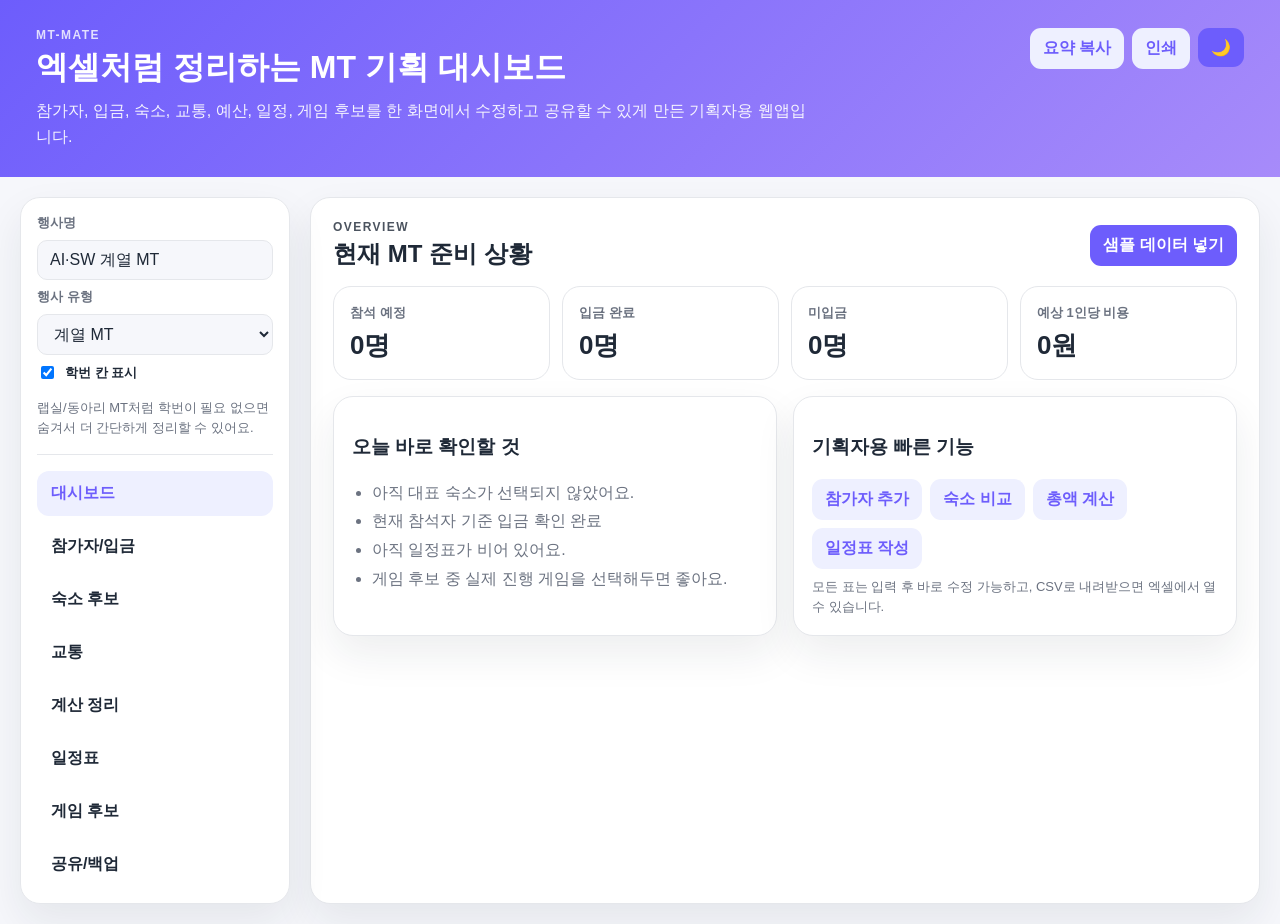
<file: index.html>
<!DOCTYPE html>
<html lang="ko">
<head>
  <meta charset="UTF-8" />
  <meta name="viewport" content="width=device-width, initial-scale=1.0" />
  <title>MT-Mate | 엑셀형 MT 기획 대시보드</title>
  <link rel="stylesheet" href="style.css" />
</head>
<body>
  <header class="app-header">
    <div>
      <p class="eyebrow">MT-Mate</p>
      <h1>엑셀처럼 정리하는 MT 기획 대시보드</h1>
      <p class="lead">참가자, 입금, 숙소, 교통, 예산, 일정, 게임 후보를 한 화면에서 수정하고 공유할 수 있게 만든 기획자용 웹앱입니다.</p>
    </div>
    <div class="header-actions">
      <button id="copySummaryBtn" class="btn ghost">요약 복사</button>
      <button id="printBtn" class="btn ghost">인쇄</button>
      <button id="themeBtn" class="btn primary">🌙</button>
    </div>
  </header>

  <main class="app-shell">
    <aside class="side-panel">
      <div class="project-box">
        <label for="eventName">행사명</label>
        <input id="eventName" type="text" placeholder="예: AI·SW 계열 MT" />
        <label for="eventType">행사 유형</label>
        <select id="eventType">
          <option value="department">계열 MT</option>
          <option value="lab">랩실 MT</option>
          <option value="club">동아리 MT</option>
          <option value="etc">기타</option>
        </select>
        <label class="check-line">
          <input id="showStudentId" type="checkbox" /> 학번 칸 표시
        </label>
        <p class="mini-help">랩실/동아리 MT처럼 학번이 필요 없으면 숨겨서 더 간단하게 정리할 수 있어요.</p>
      </div>

      <nav class="tab-nav" aria-label="MT-Mate menu">
        <button class="tab-btn active" data-tab="dashboard">대시보드</button>
        <button class="tab-btn" data-tab="participants">참가자/입금</button>
        <button class="tab-btn" data-tab="lodging">숙소 후보</button>
        <button class="tab-btn" data-tab="transport">교통</button>
        <button class="tab-btn" data-tab="budget">계산 정리</button>
        <button class="tab-btn" data-tab="schedule">일정표</button>
        <button class="tab-btn" data-tab="games">게임 후보</button>
        <button class="tab-btn" data-tab="backup">공유/백업</button>
      </nav>
    </aside>

    <section class="content-panel">
      <section id="dashboard" class="tab-page active">
        <div class="section-title">
          <div>
            <p class="eyebrow">Overview</p>
            <h2>현재 MT 준비 상황</h2>
          </div>
          <button class="btn primary" data-add-sample>샘플 데이터 넣기</button>
        </div>
        <div class="stats-grid" id="summaryCards"></div>
        <div class="split-grid">
          <article class="card">
            <h3>오늘 바로 확인할 것</h3>
            <ul class="todo-list" id="quickCheckList"></ul>
          </article>
          <article class="card">
            <h3>기획자용 빠른 기능</h3>
            <div class="quick-buttons">
              <button class="btn ghost" data-jump="participants">참가자 추가</button>
              <button class="btn ghost" data-jump="lodging">숙소 비교</button>
              <button class="btn ghost" data-jump="budget">총액 계산</button>
              <button class="btn ghost" data-jump="schedule">일정표 작성</button>
            </div>
            <p class="mini-help">모든 표는 입력 후 바로 수정 가능하고, CSV로 내려받으면 엑셀에서 열 수 있습니다.</p>
          </article>
        </div>
      </section>

      <section id="participants" class="tab-page">
        <div class="section-title">
          <div>
            <p class="eyebrow">Participants</p>
            <h2>참가자 명단 & 입금 여부</h2>
          </div>
          <div class="action-row">
            <button class="btn primary" id="addParticipantBtn">+ 행 추가</button>
            <button class="btn ghost" data-copy="participants">표 복사</button>
            <button class="btn ghost" data-csv="participants">CSV 다운로드</button>
          </div>
        </div>
        <div class="helper-card">
          <strong>여러 명 한 번에 붙여넣기</strong>
          <p>엑셀/메모장에서 복사한 내용을 붙여넣으면 행으로 추가됩니다. 형식: 이름, 학번, 전화번호 또는 이름, 전화번호</p>
          <textarea id="bulkParticipants" placeholder="예: 김하나 202512345 010-0000-0000&#10;이두리 010-1111-1111"></textarea>
          <button class="btn ghost" id="bulkAddParticipantsBtn">붙여넣은 명단 추가</button>
        </div>
        <div class="table-wrap">
          <table class="data-table" id="participantsTable"></table>
        </div>
      </section>

      <section id="lodging" class="tab-page">
        <div class="section-title">
          <div>
            <p class="eyebrow">Lodging</p>
            <h2>숙소 후보 비교표</h2>
          </div>
          <div class="action-row">
            <button class="btn primary" id="addLodgingBtn">+ 숙소 행 추가</button>
            <button class="btn ghost" data-copy="lodgings">표 복사</button>
            <button class="btn ghost" data-csv="lodgings">CSV 다운로드</button>
          </div>
        </div>
        <div class="filter-bar">
          <label>지역 선택</label>
          <select id="regionSelect"></select>
          <button class="btn ghost" id="filterRegionBtn">선택 지역만 보기</button>
          <button class="btn ghost" id="showAllRegionsBtn">전체 보기</button>
          <div class="recent-box">
            <span>최근 선택 지역</span>
            <div id="recentRegions" class="chip-row"></div>
          </div>
        </div>
        <p class="mini-help">기본 행은 꼭 필요한 항목만 보이도록 구성했습니다. 방/화장실/시설은 각 행의 “추가정보”를 눌러 필요할 때만 적을 수 있어요.</p>
        <div class="table-wrap wide">
          <table class="data-table" id="lodgingsTable"></table>
        </div>
      </section>

      <section id="transport" class="tab-page">
        <div class="section-title">
          <div>
            <p class="eyebrow">Transport</p>
            <h2>교통비 정리</h2>
          </div>
          <div class="action-row">
            <button class="btn primary" id="addTransportBtn">+ 교통 행 추가</button>
            <button class="btn ghost" data-copy="transport">표 복사</button>
            <button class="btn ghost" data-csv="transport">CSV 다운로드</button>
          </div>
        </div>
        <div class="table-wrap">
          <table class="data-table" id="transportTable"></table>
        </div>
      </section>

      <section id="budget" class="tab-page">
        <div class="section-title">
          <div>
            <p class="eyebrow">Budget</p>
            <h2>계산 정리 페이지</h2>
          </div>
          <div class="action-row">
            <button class="btn primary" id="syncBudgetBtn">숙소/교통/음식 금액 반영</button>
            <button class="btn ghost" data-copy="budget">표 복사</button>
            <button class="btn ghost" data-csv="budget">CSV 다운로드</button>
          </div>
        </div>
        <div class="stats-grid" id="budgetCards"></div>
        <div class="split-grid">
          <article class="card">
            <div class="section-title compact">
              <h3>음식/식비 계획</h3>
              <button class="btn ghost" id="addFoodBtn">+ 음식 행 추가</button>
            </div>
            <div class="table-wrap small-table">
              <table class="data-table" id="foodTable"></table>
            </div>
          </article>
          <article class="card">
            <div class="section-title compact">
              <h3>기타 예산 항목</h3>
              <button class="btn ghost" id="addBudgetBtn">+ 항목 추가</button>
            </div>
            <div class="table-wrap small-table">
              <table class="data-table" id="budgetTable"></table>
            </div>
          </article>
        </div>
      </section>

      <section id="schedule" class="tab-page">
        <div class="section-title">
          <div>
            <p class="eyebrow">Schedule</p>
            <h2>한눈에 보는 MT 일정표</h2>
          </div>
          <div class="action-row">
            <button class="btn primary" id="addScheduleBtn">+ 일정 행 추가</button>
            <button class="btn ghost" data-copy="schedule">표 복사</button>
            <button class="btn ghost" data-csv="schedule">CSV 다운로드</button>
          </div>
        </div>
        <div class="table-wrap wide">
          <table class="data-table" id="scheduleTable"></table>
        </div>
      </section>

      <section id="games" class="tab-page">
        <div class="section-title">
          <div>
            <p class="eyebrow">Games</p>
            <h2>게임 후보 설명표</h2>
          </div>
          <div class="action-row">
            <button class="btn primary" id="addGameBtn">+ 게임 행 추가</button>
            <button class="btn ghost" data-copy="games">표 복사</button>
            <button class="btn ghost" data-csv="games">CSV 다운로드</button>
          </div>
        </div>
        <p class="mini-help">게임을 고르는 것보다 중요한 건 “진행자가 설명하기 쉬운 형태”로 정리하는 것입니다. 룰, 준비물, 더 재밌게 하는 방법을 표로 정리해두면 회의 때 바로 공유하기 좋습니다.</p>
        <div class="table-wrap wide">
          <table class="data-table" id="gamesTable"></table>
        </div>
      </section>

      <section id="backup" class="tab-page">
        <div class="section-title">
          <div>
            <p class="eyebrow">Share & Backup</p>
            <h2>공유, 백업, 복구</h2>
          </div>
          <div class="action-row">
            <button class="btn primary" id="downloadBackupBtn">전체 백업 다운로드</button>
            <button class="btn danger" id="resetAllBtn">전체 초기화</button>
          </div>
        </div>
        <div class="split-grid">
          <article class="card">
            <h3>백업 가져오기</h3>
            <p class="mini-help">다른 사람이 보낸 JSON 백업 파일을 가져오면 같은 내용을 이어서 볼 수 있습니다.</p>
            <input id="backupFile" type="file" accept="application/json" />
          </article>
          <article class="card">
            <h3>삭제 항목 복구</h3>
            <p class="mini-help">실수로 삭제한 행은 휴지통에서 복구할 수 있습니다.</p>
            <div id="trashList" class="trash-list"></div>
          </article>
        </div>
        <article class="card">
          <h3>공유용 요약</h3>
          <textarea id="summaryText" readonly></textarea>
          <button class="btn ghost" id="copyLongSummaryBtn">공유용 요약 복사</button>
        </article>
      </section>
    </section>
  </main>

  <div id="toast" class="toast"></div>
  <script src="script.js"></script>
</body>
</html>
</file>
<file: style.css>
:root {
  --bg: #f6f7fb;
  --panel: #ffffff;
  --text: #1f2937;
  --muted: #6b7280;
  --line: #e5e7eb;
  --primary: #6d5dfc;
  --primary-dark: #5145cd;
  --soft: #eef0ff;
  --danger: #ef4444;
  --success: #10b981;
  --warning: #f59e0b;
  --shadow: 0 18px 40px rgba(31, 41, 55, 0.08);
}

body.dark {
  --bg: #111827;
  --panel: #1f2937;
  --text: #f9fafb;
  --muted: #9ca3af;
  --line: #374151;
  --soft: #252f49;
  --shadow: 0 18px 40px rgba(0, 0, 0, 0.35);
}

* { box-sizing: border-box; }
body {
  margin: 0;
  font-family: -apple-system, BlinkMacSystemFont, "Segoe UI", "Noto Sans KR", sans-serif;
  background: var(--bg);
  color: var(--text);
}

button, input, select, textarea { font: inherit; }
button { cursor: pointer; }

.app-header {
  display: flex;
  justify-content: space-between;
  gap: 20px;
  padding: 28px 36px;
  background: linear-gradient(135deg, var(--primary), #a78bfa);
  color: white;
}

.app-header h1 { margin: 4px 0 8px; font-size: 32px; }
.lead { margin: 0; max-width: 780px; opacity: 0.92; line-height: 1.6; }
.eyebrow { margin: 0; font-size: 12px; letter-spacing: 0.12em; text-transform: uppercase; font-weight: 800; opacity: 0.8; }
.header-actions { display: flex; gap: 8px; align-items: flex-start; }

.app-shell {
  display: grid;
  grid-template-columns: 270px minmax(0, 1fr);
  gap: 20px;
  padding: 20px;
}

.side-panel, .content-panel, .card, .helper-card {
  background: var(--panel);
  border: 1px solid var(--line);
  border-radius: 20px;
  box-shadow: var(--shadow);
}

.side-panel { padding: 16px; height: fit-content; position: sticky; top: 16px; }
.content-panel { padding: 22px; min-height: 680px; overflow: hidden; }
.project-box { display: grid; gap: 8px; padding-bottom: 16px; border-bottom: 1px solid var(--line); }
label { font-size: 13px; font-weight: 800; color: var(--muted); }
input, select, textarea {
  width: 100%;
  border: 1px solid var(--line);
  background: var(--bg);
  color: var(--text);
  border-radius: 10px;
  padding: 10px 12px;
  outline: none;
}
textarea { min-height: 84px; resize: vertical; }
input:focus, select:focus, textarea:focus { border-color: var(--primary); box-shadow: 0 0 0 3px rgba(109, 93, 252, 0.16); }
.check-line { display: flex; align-items: center; gap: 8px; color: var(--text); }
.check-line input { width: auto; }
.mini-help { color: var(--muted); line-height: 1.55; font-size: 13px; margin: 8px 0 0; }

.tab-nav { display: grid; gap: 8px; margin-top: 16px; }
.tab-btn {
  border: 0;
  border-radius: 12px;
  padding: 12px 14px;
  background: transparent;
  color: var(--text);
  text-align: left;
  font-weight: 800;
}
.tab-btn:hover, .tab-btn.active { background: var(--soft); color: var(--primary); }

.tab-page { display: none; }
.tab-page.active { display: block; animation: fadeUp .22s ease; }
@keyframes fadeUp { from { opacity: 0; transform: translateY(8px); } to { opacity: 1; transform: translateY(0); } }

.section-title { display: flex; justify-content: space-between; gap: 12px; align-items: center; margin-bottom: 16px; }
.section-title h2, .section-title h3 { margin: 4px 0 0; }
.section-title.compact { margin: 0 0 12px; }
.action-row, .quick-buttons, .filter-bar { display: flex; gap: 8px; flex-wrap: wrap; align-items: center; }

.btn {
  border: 0;
  border-radius: 11px;
  padding: 10px 13px;
  font-weight: 900;
  white-space: nowrap;
}
.btn.primary { background: var(--primary); color: white; }
.btn.primary:hover { background: var(--primary-dark); }
.btn.ghost { background: var(--soft); color: var(--primary); }
.btn.danger { background: #fee2e2; color: #b91c1c; }

.stats-grid {
  display: grid;
  grid-template-columns: repeat(4, minmax(0, 1fr));
  gap: 12px;
  margin-bottom: 16px;
}
.stat-card {
  background: var(--panel);
  border: 1px solid var(--line);
  border-radius: 18px;
  padding: 16px;
}
.stat-card b { display: block; font-size: 26px; margin-top: 6px; }
.stat-card span { color: var(--muted); font-size: 13px; font-weight: 800; }

.split-grid { display: grid; grid-template-columns: 1fr 1fr; gap: 16px; }
.card, .helper-card { padding: 18px; }
.todo-list { margin: 0; padding-left: 20px; line-height: 1.8; color: var(--muted); }

.table-wrap {
  overflow: auto;
  border: 1px solid var(--line);
  border-radius: 16px;
  background: var(--panel);
}
.table-wrap.wide { max-height: 68vh; }
.small-table { max-height: 420px; }
.data-table {
  width: 100%;
  border-collapse: collapse;
  min-width: 860px;
}
.data-table th, .data-table td {
  border-bottom: 1px solid var(--line);
  border-right: 1px solid var(--line);
  padding: 8px;
  vertical-align: middle;
  font-size: 13px;
}
.data-table th {
  position: sticky;
  top: 0;
  z-index: 1;
  background: var(--soft);
  color: var(--primary);
  text-align: left;
  font-weight: 900;
}
.data-table tr:hover td { background: rgba(109, 93, 252, 0.04); }
.data-table input, .data-table select, .data-table textarea {
  border: 0;
  background: transparent;
  border-radius: 6px;
  padding: 7px;
  min-width: 90px;
}
.data-table textarea { min-width: 230px; min-height: 56px; }
.data-table input:focus, .data-table select:focus, .data-table textarea:focus { background: var(--bg); }
.calc-cell { font-weight: 900; color: var(--primary); white-space: nowrap; }
.paid { color: var(--success); font-weight: 900; }
.unpaid { color: var(--danger); font-weight: 900; }
.hidden-col { display: none; }
.detail-row td { background: var(--bg); }
.detail-grid { display: grid; grid-template-columns: repeat(4, minmax(140px, 1fr)); gap: 8px; }

.filter-bar {
  background: var(--panel);
  border: 1px solid var(--line);
  border-radius: 16px;
  padding: 12px;
  margin-bottom: 10px;
}
.filter-bar select { max-width: 220px; }
.recent-box { display: flex; align-items: center; gap: 8px; color: var(--muted); font-size: 13px; font-weight: 900; }
.chip-row { display: flex; gap: 6px; flex-wrap: wrap; }
.chip {
  border: 1px solid var(--line);
  border-radius: 999px;
  padding: 7px 10px;
  background: var(--bg);
  color: var(--text);
  font-size: 12px;
  font-weight: 800;
}

#summaryText { min-height: 260px; font-family: ui-monospace, SFMono-Regular, Menlo, Consolas, monospace; }
.trash-list { display: grid; gap: 8px; max-height: 280px; overflow: auto; }
.trash-item { display: flex; justify-content: space-between; gap: 8px; align-items: center; border: 1px solid var(--line); border-radius: 12px; padding: 10px; }
.toast {
  position: fixed;
  right: 18px;
  bottom: 18px;
  background: var(--text);
  color: var(--panel);
  padding: 12px 16px;
  border-radius: 999px;
  opacity: 0;
  pointer-events: none;
  transform: translateY(12px);
  transition: .2s ease;
  font-weight: 900;
}
.toast.show { opacity: 1; transform: translateY(0); }

@media (max-width: 980px) {
  .app-shell { grid-template-columns: 1fr; }
  .side-panel { position: static; }
  .tab-nav { grid-template-columns: repeat(2, 1fr); }
  .stats-grid { grid-template-columns: repeat(2, 1fr); }
  .split-grid { grid-template-columns: 1fr; }
  .app-header { flex-direction: column; padding: 24px 20px; }
}

@media print {
  .side-panel, .header-actions, .action-row, .helper-card, .filter-bar, .btn { display: none !important; }
  .app-shell { display: block; padding: 0; }
  .app-header { color: black; background: white; padding: 0 0 12px; }
  .content-panel { box-shadow: none; border: 0; padding: 0; }
  .tab-page { display: block !important; page-break-after: always; }
  body { background: white; }
}
</file>
